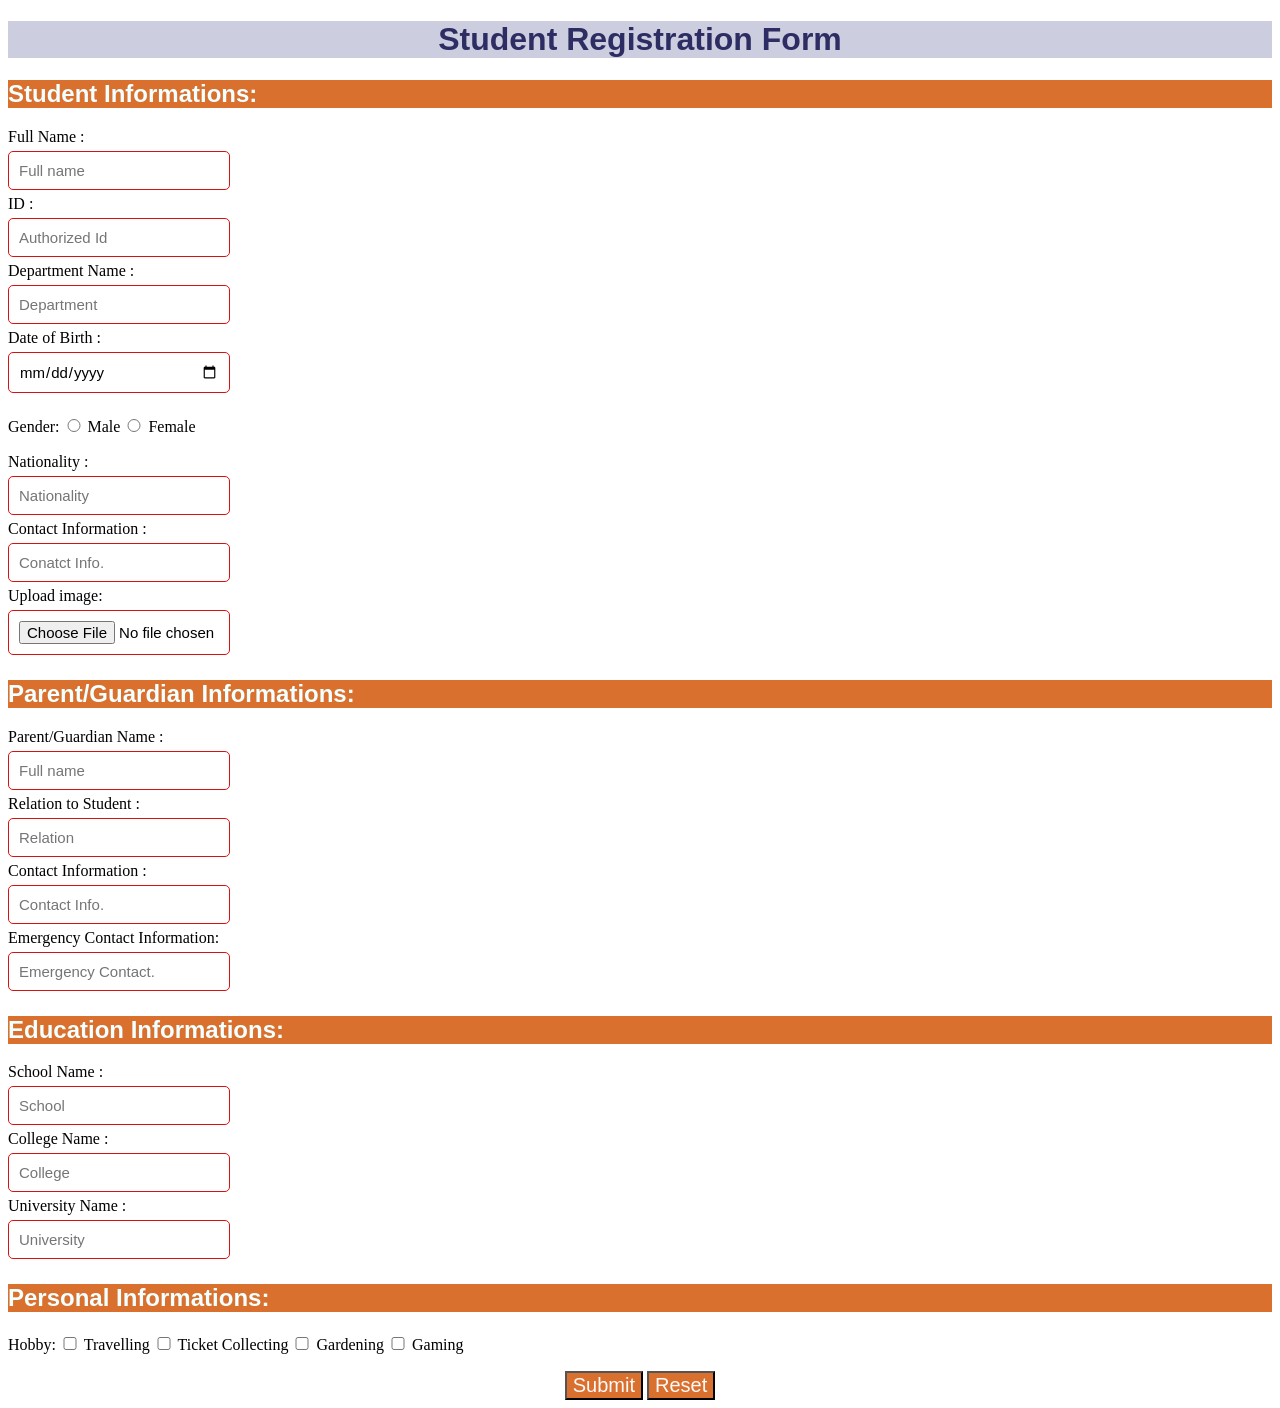
<file: 2nd Lab/index.html>
<!DOCTYPE html>
<html lang="en">
<head>
    <meta charset="UTF-8">
    <meta name="viewport" content="width=device-width, initial-scale=1.0">
    <title>Student Registration Form</title>
    <link rel="stylesheet" href="style.css">
</head>
<body>
    <h1>Student Registration Form</h1>
<form action="/submit" method="post">
    <h2 style="background-color: rgb(218, 112, 46); color: azure; font-family:'Trebuchet MS', 'Lucida Sans Unicode', 'Lucida Grande', 'Lucida Sans', Arial, sans-serif ;">Student Informations:</h2>

        <label for="fullname">Full Name :</label><br>
        <input type="text" id="fullname" name="fullname" placeholder="Full name"><br>

        <label for="id">ID :</label><br>
        <input type="text" id="id" name="id" placeholder="Authorized Id"><br>

        <label for="dept">Department Name :</label><br>
        <input type="text" id="dept" name="dept" placeholder="Department"><br>

        <label for="date">Date of Birth :</label><br>
        <input type="date" id="date" name="date" placeholder="Date of Birth"><br>
       
        <p>Gender:
        <input type="radio" id="male" name="gender" value="male">
        <label for="male">Male</label>

        <input type="radio" id="female" name="gender" value="female">
        <label for="female">Female</label></p>

        <label for="nation">Nationality :</label><br>
        <input type="text" id="nation" name="nation" placeholder="Nationality"><br>

        <label for="contact">Contact Information :</label><br>
        <input type="text" id="contact" name="contact" placeholder="Conatct Info."><br>
       
        <label for="img">Upload image:</label><br>
        <input type="file" id="img" name="img" accept="image/*"><br>
       
        <h2 style="background-color: rgb(218, 112, 46); color: azure; font-family:'Trebuchet MS', 'Lucida Sans Unicode', 'Lucida Grande', 'Lucida Sans', Arial, sans-serif ;">Parent/Guardian Informations:</h2>
        
        <label for="fullname">Parent/Guardian Name :</label><br>
        <input type="text" id="fullname" name="fullname" placeholder="Full name"><br>

        <label for="relation">Relation to Student :</label><br>
        <input type="text" id="relation" name="relation" placeholder="Relation"><br>

        <label for="contact">Contact Information :</label><br>
        <input type="text" id="contact" name="contact" placeholder="Contact Info."><br>

        <label for="econ">Emergency Contact Information:</label><br>
        <input type="text" id="econ" name="date" placeholder="Emergency Contact."><br>

        <h2 style="background-color: rgb(218, 112, 46); color: azure; font-family:'Trebuchet MS', 'Lucida Sans Unicode', 'Lucida Grande', 'Lucida Sans', Arial, sans-serif ;">Education Informations:</h2>

         <label for="schoolname">School Name :</label><br>
        <input type="text" id="schoolname" name="schoolname" placeholder="School"><br>

        <label for="college">College Name :</label><br>
        <input type="text" id="college" name="college" placeholder="College"><br>

        
        <label for="uni">University Name :</label><br>
        <input type="text" id="uni" name="uni" placeholder="University"><br>

        <h2 style="background-color: rgb(218, 112, 46); color: azure; font-family:'Trebuchet MS', 'Lucida Sans Unicode', 'Lucida Grande', 'Lucida Sans', Arial, sans-serif ;">Personal Informations:</h2>
        
        <p>Hobby:
        <input type="checkbox" id="travel" name="Hobby" value="travel">
        <label for="travel">Travelling</label>
        <input type="checkbox" id="ticket" name="Hobby" value="ticket">
        <label for="ticket">Ticket Collecting</label>
        <input type="checkbox" id="garden" name="Hobby" value="garden">
        <label for="garden">Gardening</label>
        <input type="checkbox" id="game" name="Hobby" value="game">
        <label for="game">Gaming</label>
        </p>

 <section>
    <button type="submit">Submit</button>
    <button type="reset">Reset</button>
 </section>
 
 </form>
</body>
</html>
</file>
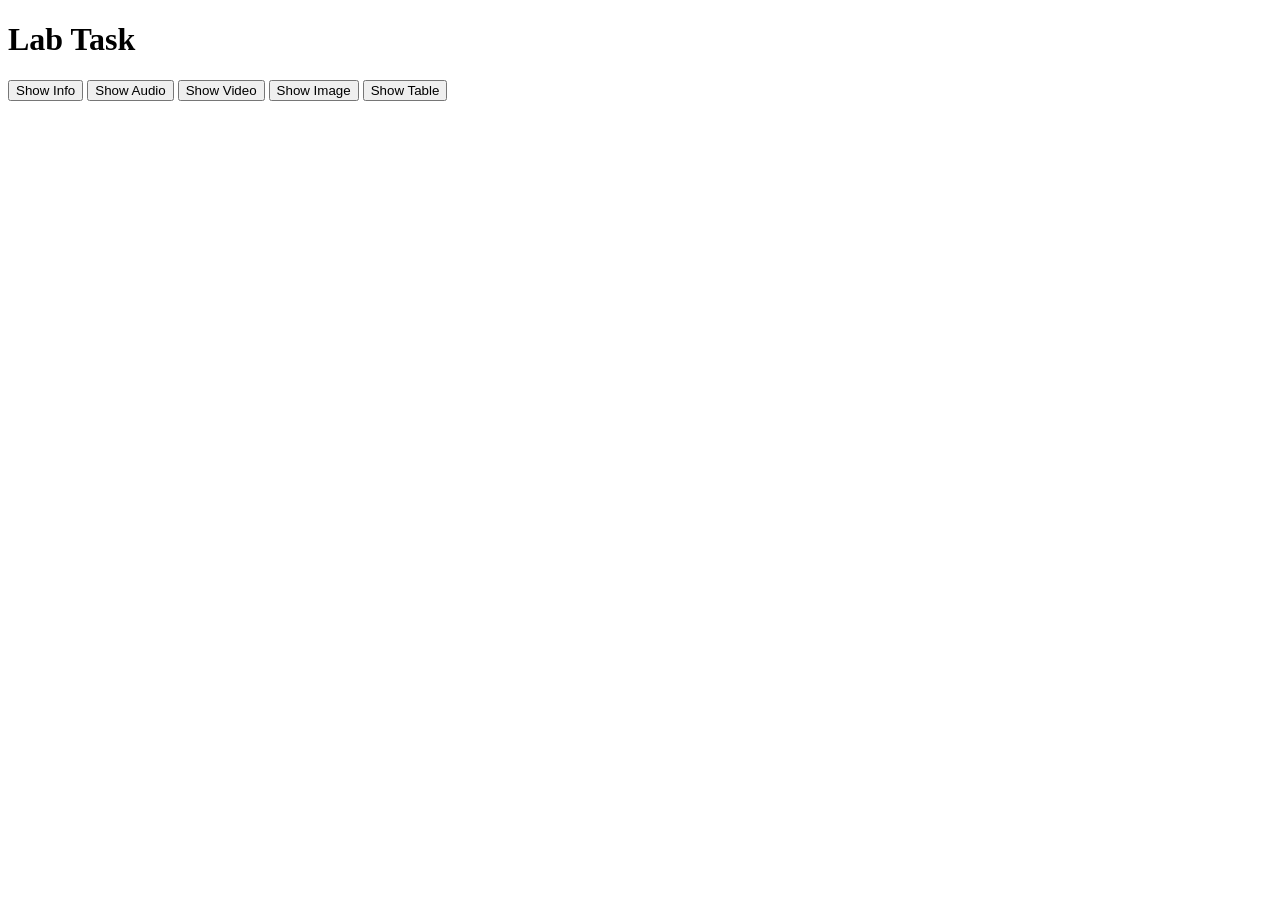
<file: 3rd Lab/index.html>
<!DOCTYPE html>
<html lang="en">
<head>
    <meta charset="UTF-8">
    <meta name="viewport" content="width=device-width, initial-scale=1.0">
    <title>Lab Task</title>
</head>
<body>
    
  <h1>Lab Task</h1>

  <button onclick="showInfo()">Show Info</button>
  <button onclick="showAudio()">Show Audio</button>
  <button onclick="showVideo()">Show Video</button>
  <button onclick="showImage()">Show Image</button>
  <button onclick="showTable()">Show Table</button>

  <div id="info-box"></div>
  <div id="audio-box"></div>
  <div id="video-box"></div>
  <div id="image-box"></div>
  <div id="table-box"></div>

  <!-- External JS file -->
  <script src="start.js"></script>
    
</body>
</html>
</file>
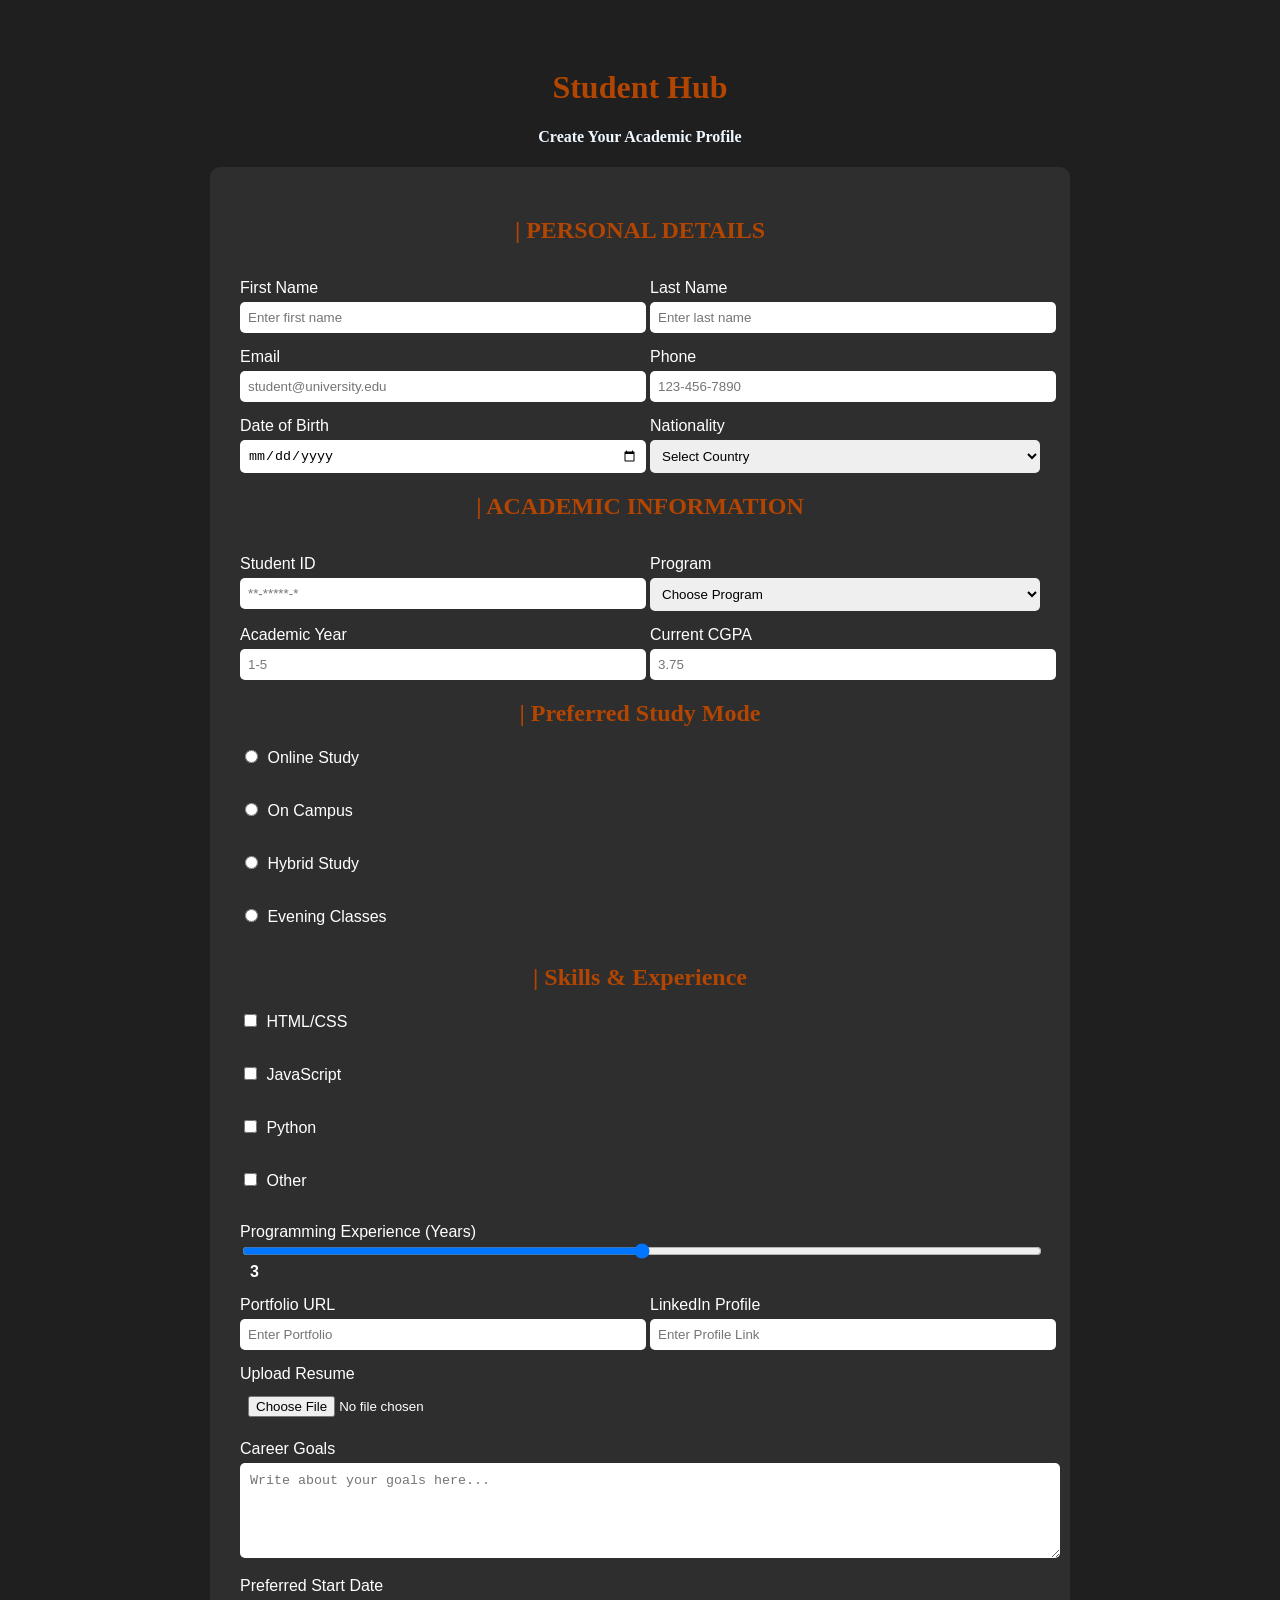
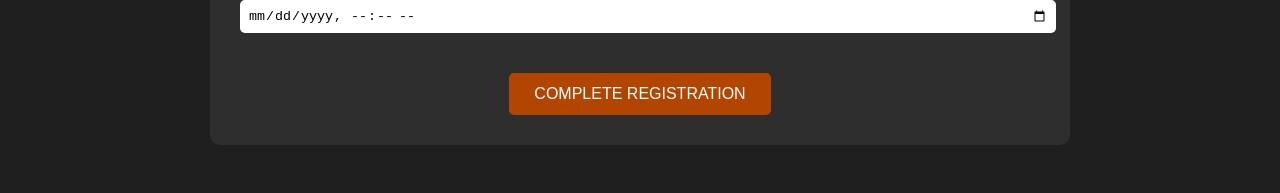
<file: LabAssesment/index.html>
<!DOCTYPE html>
<html lang="en">
<head>
  <meta charset="UTF-8" />
  <meta name="viewport" content="width=device-width, initial-scale=1.0"/>
  <title>Student Hub Registration</title>
  <link rel="stylesheet" href="style.css">
</head>
<body>

  <h1>Student Hub</h1>
  <h4>Create Your Academic Profile</h4>

  <form>
    <h2>| PERSONAL DETAILS</h2>
    <div class="form-group">
      <div class="form-control">
        <label for="firstname">First Name</label>
        <input type="text" id="firstname" name="firstname" placeholder="Enter first name" required>
      </div>
      <div class="form-control">
        <label for="lastname">Last Name</label>
        <input type="text" id="lastname" name="lastname" placeholder="Enter last name" required>
      </div>
    </div>

    <div class="form-group">
      <div class="form-control">
        <label for="mail">Email</label>
        <input type="text" id="mail" name="mail" placeholder="student@university.edu" required>
      </div>
      <div class="form-control">
        <label for="phone">Phone</label>
        <input type="number" id="phone" name="phone" placeholder="123-456-7890" required>
      </div>
    </div>

    <div class="form-group">
      <div class="form-control">
        <label for="date">Date of Birth</label>
        <input type="date" id="date" name="date" required>
      </div>
      <div class="form-control">
        <label for="nationality">Nationality</label>
        <select name="nationality" id="nationality" required>
          <option value="">Select Country</option>
          <option value="Bangladesh">Bangladesh</option>
          <option value="Pakistan">Pakistan</option>
          <option value="USA">USA</option>
          <option value="Australia">Australia</option>
        </select>
      </div>
    </div>

    <h2>| ACADEMIC INFORMATION</h2>

    <div class="form-group">
      <div class="form-control">
        <label for="stuid">Student ID</label>
        <input type="text" id="stuid" name="stuid" placeholder="**-*****-*" required>
      </div>
      <div class="form-control">
        <label for="Program">Program</label>
        <select name="Program" id="Program" required>
          <option value="">Choose Program</option>
          <option value="CSE">CSE</option>
          <option value="EEE">EEE</option>
          <option value="IPE">IPE</option>
          <option value="BBA">BBA</option>
        </select>
      </div>
    </div>

    <div class="form-group">
      <div class="form-control">
        <label for="year">Academic Year</label>
        <input type="text" id="year" name="year" placeholder="1-5" required>
      </div>
      <div class="form-control">
        <label for="cgpa">Current CGPA</label>
        <input type="text" id="cgpa" name="cgpa" placeholder="3.75" required>
      </div>
    </div>

    <h2>| Preferred Study Mode</h2>
    <label><input type="radio" name="study" value="Online" required> Online Study</label><br>
    <label><input type="radio" name="study" value="OnCampus"> On Campus</label><br>
    <label><input type="radio" name="study" value="Hybrid"> Hybrid Study</label><br>
    <label><input type="radio" name="study" value="Evening"> Evening Classes</label><br>

    <h2>| Skills & Experience</h2>
    <label><input type="checkbox" name="skills" value="HTML/CSS"> HTML/CSS</label><br>
    <label><input type="checkbox" name="skills" value="JavaScript"> JavaScript</label><br>
    <label><input type="checkbox" name="skills" value="Python"> Python</label><br>
    <label><input type="checkbox" name="skills" value="Other"> Other</label><br>

    <label for="experience">Programming Experience (Years)</label>
    <input type="range" id="experience" name="experience" min="0" max="6" value="3" oninput="experienceValue.value = this.value">
    <output id="experienceValue">3</output>

    <div class="form-group">
      <div class="form-control">
        <label for="url">Portfolio URL</label>
        <input type="text" id="url" name="url" placeholder="Enter Portfolio">
      </div>
      <div class="form-control">
        <label for="profile">LinkedIn Profile</label>
        <input type="text" id="profile" name="profile" placeholder="Enter Profile Link">
      </div>
    </div>

    <label for="resume">Upload Resume</label>
    <input type="file" id="resume" name="resume">

    <label for="goals">Career Goals</label>
<textarea id="goals" name="goals" placeholder="Write about your goals here..." rows="5"></textarea>

<label for="start">Preferred Start Date</label>
<input type="datetime-local" id="start" name="start">

<div class="btn-container">
  <button type="submit">COMPLETE REGISTRATION</button>
</div>
  </form>

</body>
</html>
</file>
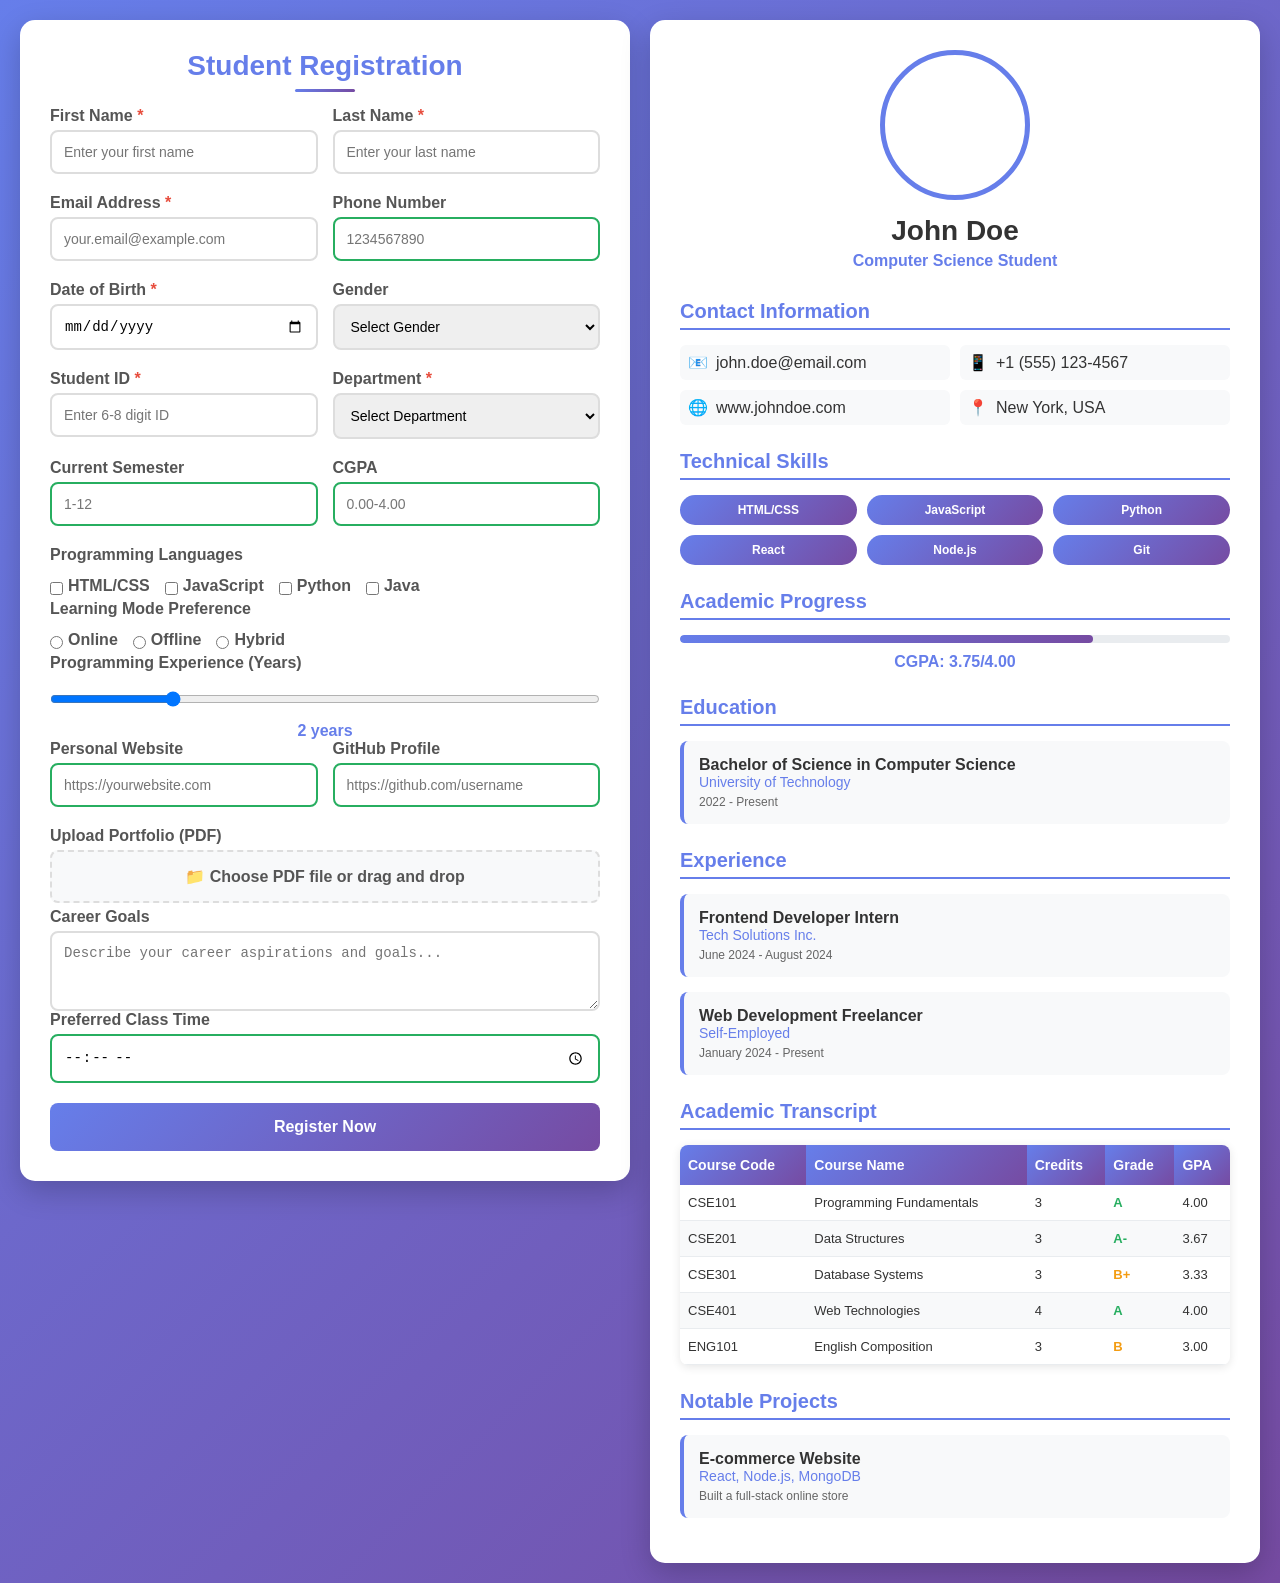
<file: Practice Home/index.html>
<!DOCTYPE html>
<html lang="en">
<head>
    <meta charset="UTF-8">
    <meta name="viewport" content="width=device-width, initial-scale=1.0">
    <title>Document</title>
    <link rel="stylesheet" href="style2.css">
</head>
<body>
     <div class="container">
        <!-- Registration Form Section -->
        <div class="registration-section">
            <h2>Student Registration</h2>
            <form id="registrationForm">
                <!-- Personal Information -->
                <div class="form-row">
                    <div class="form-group">
                        <label for="firstName" class="required">First Name</label>
                        <input type="text" id="firstName" name="firstName" required 
                               pattern="[A-Za-z]{2,}" placeholder="Enter your first name">
                    </div>
                    <div class="form-group">
                        <label for="lastName" class="required">Last Name</label>
                        <input type="text" id="lastName" name="lastName" required 
                               pattern="[A-Za-z]{2,}" placeholder="Enter your last name">
                    </div>
                </div>

                <div class="form-row">
                    <div class="form-group">
                        <label for="email" class="required">Email Address</label>
                        <input type="email" id="email" name="email" required 
                               placeholder="your.email@example.com">
                    </div>
                    <div class="form-group">
                        <label for="phone">Phone Number</label>
                        <input type="tel" id="phone" name="phone" 
                               pattern="[0-9]{10}" placeholder="1234567890">
                    </div>
                </div>

                <div class="form-row">
                    <div class="form-group">
                        <label for="birthdate" class="required">Date of Birth</label>
                        <input type="date" id="birthdate" name="birthdate" required>
                    </div>
                    <div class="form-group">
                        <label for="gender">Gender</label>
                        <select id="gender" name="gender">
                            <option value="">Select Gender</option>
                            <option value="male">Male</option>
                            <option value="female">Female</option>
                            <option value="other">Other</option>
                        </select>
                    </div>
                </div>

                <!-- Academic Information -->
                <div class="form-row">
                    <div class="form-group">
                        <label for="studentId" class="required">Student ID</label>
                        <input type="text" id="studentId" name="studentId" required 
                               pattern="[0-9]{6,8}" placeholder="Enter 6-8 digit ID">
                    </div>
                    <div class="form-group">
                        <label for="department" class="required">Department</label>
                        <select id="department" name="department" required>
                            <option value="">Select Department</option>
                            <option value="cse">Computer Science</option>
                            <option value="eee">Electrical Engineering</option>
                            <option value="bba">Business Administration</option>
                            <option value="eng">English</option>
                        </select>
                    </div>
                </div>

                <div class="form-row">
                    <div class="form-group">
                        <label for="semester">Current Semester</label>
                        <input type="number" id="semester" name="semester" min="1" max="12" placeholder="1-12">
                    </div>
                    <div class="form-group">
                        <label for="cgpa">CGPA</label>
                        <input type="number" id="cgpa" name="cgpa" min="0" max="4" step="0.01" placeholder="0.00-4.00">
                    </div>
                </div>

                <!-- Skills and Experience -->
                <div class="form-group full-width">
                    <label>Programming Languages</label>
                    <div class="checkbox-group">
                        <div class="checkbox-item">
                            <input type="checkbox" id="html" name="skills" value="html">
                            <label for="html">HTML/CSS</label>
                        </div>
                        <div class="checkbox-item">
                            <input type="checkbox" id="javascript" name="skills" value="javascript">
                            <label for="javascript">JavaScript</label>
                        </div>
                        <div class="checkbox-item">
                            <input type="checkbox" id="python" name="skills" value="python">
                            <label for="python">Python</label>
                        </div>
                        <div class="checkbox-item">
                            <input type="checkbox" id="java" name="skills" value="java">
                            <label for="java">Java</label>
                        </div>
                    </div>
                </div>

                <div class="form-group full-width">
                    <label>Learning Mode Preference</label>
                    <div class="radio-group">
                        <div class="radio-item">
                            <input type="radio" id="online" name="mode" value="online">
                            <label for="online">Online</label>
                        </div>
                        <div class="radio-item">
                            <input type="radio" id="offline" name="mode" value="offline">
                            <label for="offline">Offline</label>
                        </div>
                        <div class="radio-item">
                            <input type="radio" id="hybrid" name="mode" value="hybrid">
                            <label for="hybrid">Hybrid</label>
                        </div>
                    </div>
                </div>

                <div class="form-group full-width">
                    <label for="experience">Programming Experience (Years)</label>
                    <div class="range-container">
                        <input type="range" id="experience" name="experience" min="0" max="10" value="2" 
                               oninput="document.getElementById('expValue').textContent = this.value">
                        <div class="range-value">
                            <span id="expValue">2</span> years
                        </div>
                    </div>
                </div>

                <!-- Additional Information -->
                <div class="form-row">
                    <div class="form-group">
                        <label for="website">Personal Website</label>
                        <input type="url" id="website" name="website" placeholder="https://yourwebsite.com">
                    </div>
                    <div class="form-group">
                        <label for="github">GitHub Profile</label>
                        <input type="url" id="github" name="github" placeholder="https://github.com/username">
                    </div>
                </div>

                <div class="form-group full-width">
                    <label for="portfolio">Upload Portfolio (PDF)</label>
                    <div class="file-upload">
                        <input type="file" id="portfolio" name="portfolio" accept=".pdf">
                        <label for="portfolio" class="file-upload-label">
                            📁 Choose PDF file or drag and drop
                        </label>
                    </div>
                </div>

                <div class="form-group full-width">
                    <label for="goals">Career Goals</label>
                    <textarea id="goals" name="goals" placeholder="Describe your career aspirations and goals..." maxlength="300"></textarea>
                </div>

                <div class="form-group full-width">
                    <label for="startTime">Preferred Class Time</label>
                    <input type="time" id="startTime" name="startTime">
                </div>

                <button type="submit" class="submit-btn">Register Now</button>
            </form>
        </div>

        <!-- Resume Section -->
        <div class="resume-section">
            <!-- Profile Header -->
            <div class="profile-header">
                <div class="profile-image" id="profileImage"></div>
                <h2 class="profile-name" id="profileName">John Doe</h2>
                <p class="profile-title">Computer Science Student</p>
            </div>

            <!-- Contact Information -->
            <h3>Contact Information</h3>
            <div class="contact-info">
                <div class="contact-item">
                    <span>📧</span>
                    <span id="displayEmail">john.doe@email.com</span>
                </div>
                <div class="contact-item">
                    <span>📱</span>
                    <span id="displayPhone">+1 (555) 123-4567</span>
                </div>
                <div class="contact-item">
                    <span>🌐</span>
                    <span>www.johndoe.com</span>
                </div>
                <div class="contact-item">
                    <span>📍</span>
                    <span>New York, USA</span>
                </div>
            </div>

            <!-- Skills -->
            <h3>Technical Skills</h3>
            <div class="skills-grid">
                <div class="skill-item">HTML/CSS</div>
                <div class="skill-item">JavaScript</div>
                <div class="skill-item">Python</div>
                <div class="skill-item">React</div>
                <div class="skill-item">Node.js</div>
                <div class="skill-item">Git</div>
            </div>

            <!-- Academic Progress -->
            <h3>Academic Progress</h3>
            <div class="progress-bar">
                <div class="progress-fill"></div>
            </div>
            <p style="text-align: center; margin-top: 5px; color: #667eea; font-weight: bold;">CGPA: 3.75/4.00</p>

            <!-- Education -->
            <h3>Education</h3>
            <div class="education-item">
                <div class="education-title">Bachelor of Science in Computer Science</div>
                <div class="education-school">University of Technology</div>
                <div class="education-date">2022 - Present</div>
            </div>

            <!-- Experience -->
            <h3>Experience</h3>
            <div class="experience-item">
                <div class="experience-title">Frontend Developer Intern</div>
                <div class="experience-company">Tech Solutions Inc.</div>
                <div class="experience-date">June 2024 - August 2024</div>
            </div>
            <div class="experience-item">
                <div class="experience-title">Web Development Freelancer</div>
                <div class="experience-company">Self-Employed</div>
                <div class="experience-date">January 2024 - Present</div>
            </div>

            <!-- Academic Transcript -->
            <h3>Academic Transcript</h3>
            <table class="grades-table">
                <thead>
                    <tr>
                        <th>Course Code</th>
                        <th>Course Name</th>
                        <th>Credits</th>
                        <th>Grade</th>
                        <th>GPA</th>
                    </tr>
                </thead>
                <tbody>
                    <tr>
                        <td>CSE101</td>
                        <td>Programming Fundamentals</td>
                        <td>3</td>
                        <td class="grade-a">A</td>
                        <td>4.00</td>
                    </tr>
                    <tr>
                        <td>CSE201</td>
                        <td>Data Structures</td>
                        <td>3</td>
                        <td class="grade-a">A-</td>
                        <td>3.67</td>
                    </tr>
                    <tr>
                        <td>CSE301</td>
                        <td>Database Systems</td>
                        <td>3</td>
                        <td class="grade-b">B+</td>
                        <td>3.33</td>
                    </tr>
                    <tr>
                        <td>CSE401</td>
                        <td>Web Technologies</td>
                        <td>4</td>
                        <td class="grade-a">A</td>
                        <td>4.00</td>
                    </tr>
                    <tr>
                        <td>ENG101</td>
                        <td>English Composition</td>
                        <td>3</td>
                        <td class="grade-b">B</td>
                        <td>3.00</td>
                    </tr>
                </tbody>
            </table>

            <!-- Projects -->
            <h3>Notable Projects</h3>
            <div class="experience-item">
                <div class="experience-title">E-commerce Website</div>
                <div class="experience-company">React, Node.js, MongoDB</div>
                <div class="experience-date">Built a full-stack online store</div>
            </div>
        </div>
    </div>

    <script>
        // Form interaction and resume update
        document.getElementById('registrationForm').addEventListener('input', function(e) {
            const field = e.target;
            
            // Update resume based on form input
            if (field.id === 'firstName' || field.id === 'lastName') {
                const firstName = document.getElementById('firstName').value || 'John';
                const lastName = document.getElementById('lastName').value || 'Doe';
                document.getElementById('profileName').textContent = `${firstName} ${lastName}`;
            }
            
            if (field.id === 'email') {
                document.getElementById('displayEmail').textContent = field.value || 'john.doe@email.com';
            }
            
            if (field.id === 'phone') {
                document.getElementById('displayPhone').textContent = field.value || '+1 (555) 123-4567';
            }
        });

        // File upload feedback
        document.getElementById('portfolio').addEventListener('change', function(e) {
            const label = e.target.nextElementSibling;
            if (e.target.files.length > 0) {
                label.textContent = `📄 ${e.target.files[0].name}`;
                label.style.background = '#d4edda';
                label.style.borderColor = '#27ae60';
            }
        });

        // Form submission
        document.getElementById('registrationForm').addEventListener('submit', function(e) {
            e.preventDefault();
            alert('Registration completed successfully!');
        });
</script>
</body>
</html>
</file>
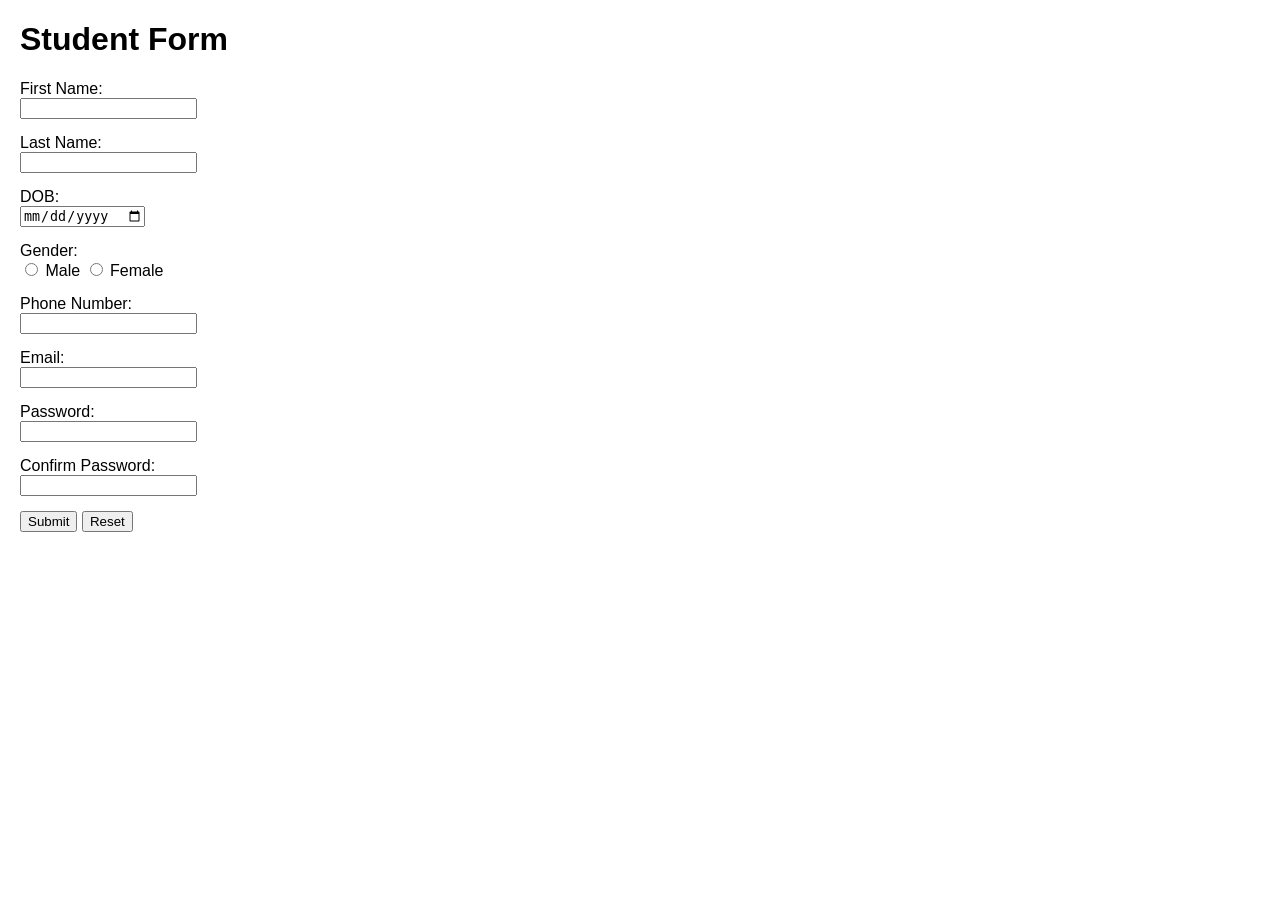
<file: codewriting.html>
<!DOCTYPE html>
<html lang="en">
<head>
  <meta charset="UTF-8">
  <title>Student Form</title>
  <style>
    body {
      font-family: Arial, sans-serif;
      margin: 20px;
    }
    .error {
      color: red;
      font-size: 0.9em;
    }
    .form-group {
      margin-bottom: 15px;
    }
  </style>
<script>
  function validateForm(event) {
    event.preventDefault();

    // Clear previous errors
    document.querySelectorAll(".error").forEach(e => e.innerText = "");

    // Collect values
    let firstName = document.getElementById("fname").value.trim();
    let lastName = document.getElementById("lname").value.trim();
    let dob = document.getElementById("dob").value.trim();
    let email = document.getElementById("email").value.trim();
    let password1 = document.getElementById("password").value.trim();
    let password2 = document.getElementById("confirmPassword").value.trim();
    let phoneNumber = document.getElementById("phone").value.trim();

    let gender = "";
    if (document.getElementById("male").checked) {
      gender = "Male";
    } else if (document.getElementById("female").checked) {
      gender = "Female";
    }

    // Validation using if–else
    if (firstName === "") {
      document.getElementById("fnameError").innerText = "Please enter your first name";
      return false;
    } else if (firstName.length < 2) {
      document.getElementById("fnameError").innerText = "First name must be at least 2 characters";
      return false;
    } else if (lastName === "") {
      document.getElementById("lnameError").innerText = "Please enter your last name";
      return false;
    } else if (lastName.length < 2) {
      document.getElementById("lnameError").innerText = "Last name must be at least 2 characters";
      return false;
    } else if (dob === "") {
      document.getElementById("dobError").innerText = "Please enter your date of birth";
      return false;
    } else if (gender === "") {
      document.getElementById("genderError").innerText = "Please select your gender";
      return false;
    } else if (phoneNumber.length !== 11 || isNaN(phoneNumber)) {
      document.getElementById("phoneError").innerText = "Please enter a valid 11-digit phone number";
      return false;
    } else if (email === "") {
      document.getElementById("emailError").innerText = "Please enter your email";
      return false;
    } else if (password1 === "" || password2 === "") {
      document.getElementById("passwordError").innerText = "Please enter password and confirm password";
      return false;
    } else if (password1 !== password2) {
      document.getElementById("confirmPasswordError").innerText = "Passwords do not match";
      return false;
    } else {
      // Final confirmation before submission
      if (confirm("Do you want to submit?")) {
        document.getElementById("data").innerHTML = `
          <h2>Submitted Data</h2>
          <p><strong>First Name:</strong> ${firstName}</p>
          <p><strong>Last Name:</strong> ${lastName}</p>
          <p><strong>DOB:</strong> ${dob}</p>
          <p><strong>Gender:</strong> ${gender}</p>
          <p><strong>Phone:</strong> ${phoneNumber}</p>
          <p><strong>Email:</strong> ${email}</p>
        `;
        return true;
      } else {
        return false; // user cancelled submission
      }
    }
  }
</script>

</head>
<body>
  <h1>Student Form</h1>

  <form onsubmit="return validateForm(event)">
    <div class="form-group">
      <label for="fname">First Name:</label><br>
      <input type="text" id="fname" name="fname">
      <div id="fnameError" class="error"></div>
    </div>

    <div class="form-group">
      <label for="lname">Last Name:</label><br>
      <input type="text" id="lname" name="lname">
      <div id="lnameError" class="error"></div>
    </div>

    <div class="form-group">
      <label for="dob">DOB:</label><br>
      <input type="date" id="dob" name="dob">
      <div id="dobError" class="error"></div>
    </div>

    <div class="form-group">
      <label>Gender:</label><br>
      <input type="radio" id="male" name="gender">
      <label for="male">Male</label>
      <input type="radio" id="female" name="gender">
      <label for="female">Female</label>
      <div id="genderError" class="error"></div>
    </div>

    <div class="form-group">
      <label for="phone">Phone Number:</label><br>
      <input type="text" id="phone" name="phone">
      <div id="phoneError" class="error"></div>
    </div>

    <div class="form-group">
      <label for="email">Email:</label><br>
      <input type="email" id="email" name="email">
      <div id="emailError" class="error"></div>
    </div>

    <div class="form-group">
      <label for="password">Password:</label><br>
      <input type="password" id="password" name="password">
      <div id="passwordError" class="error"></div>
    </div>

    <div class="form-group">
      <label for="confirmPassword">Confirm Password:</label><br>
      <input type="password" id="confirmPassword" name="confirmPassword">
      <div id="confirmPasswordError" class="error"></div>
    </div>

    <input type="submit" value="Submit">
    <input type="reset" value="Reset">
  </form>

  <div id="data"></div>
</body>
</html>
</file>
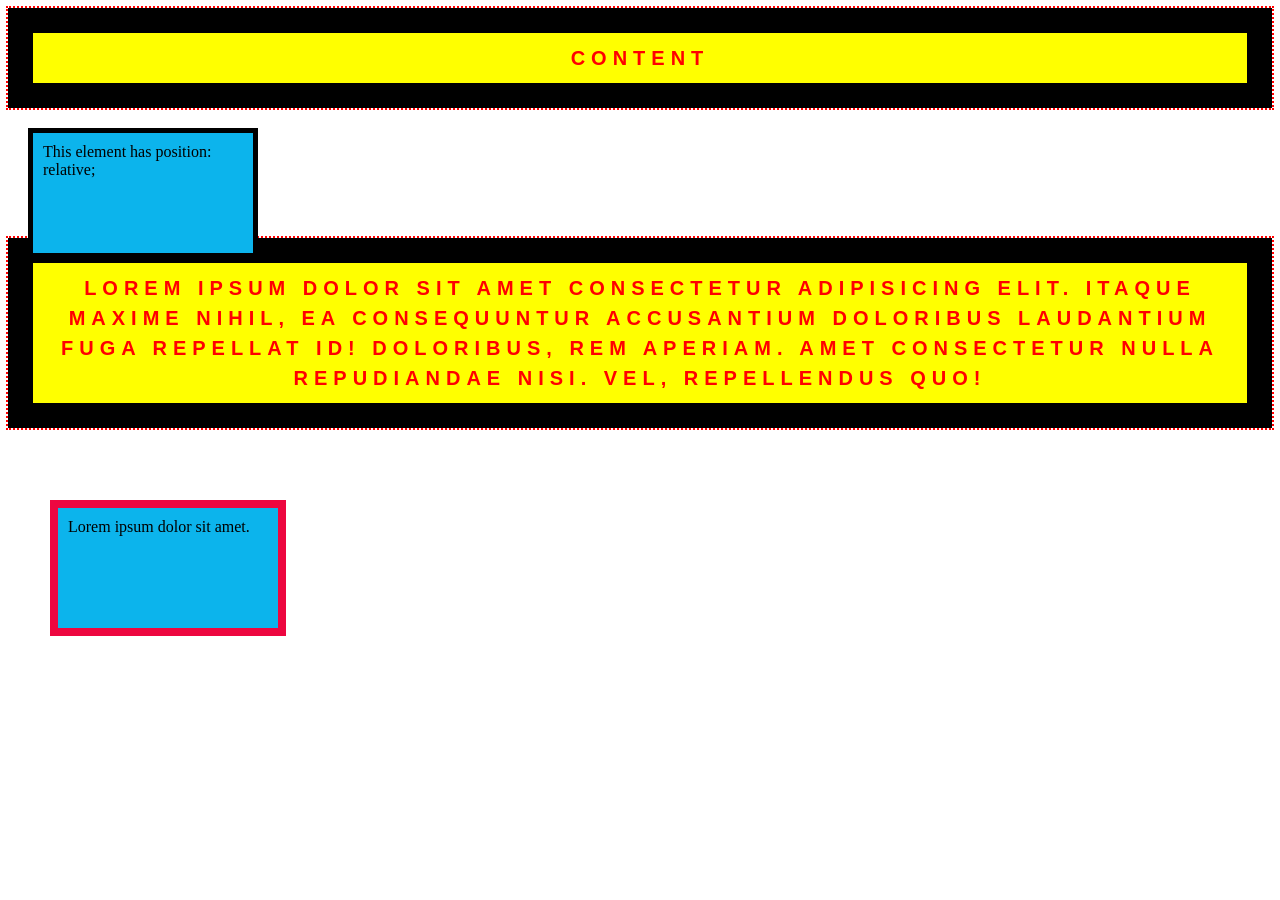
<file: 2nd Lab/s.html>
<!DOCTYPE html>
<html lang="en">
<head>
    <meta charset="UTF-8">
    <meta name="viewport" content="width=device-width, initial-scale=1.0">
    <title>Document</title>
    <link rel="stylesheet" href="s.css">
</head>
<body>
    <p>content</p>
     <div> This element has position: relative;</div>
      <div class="dive"> Lorem ipsum dolor sit amet. </div>
    <p>Lorem ipsum dolor sit amet consectetur adipisicing elit. Itaque maxime nihil, ea consequuntur accusantium doloribus laudantium fuga repellat id! Doloribus, rem aperiam. Amet consectetur nulla repudiandae nisi. Vel, repellendus quo!</p>
</body>
</html>
</file>
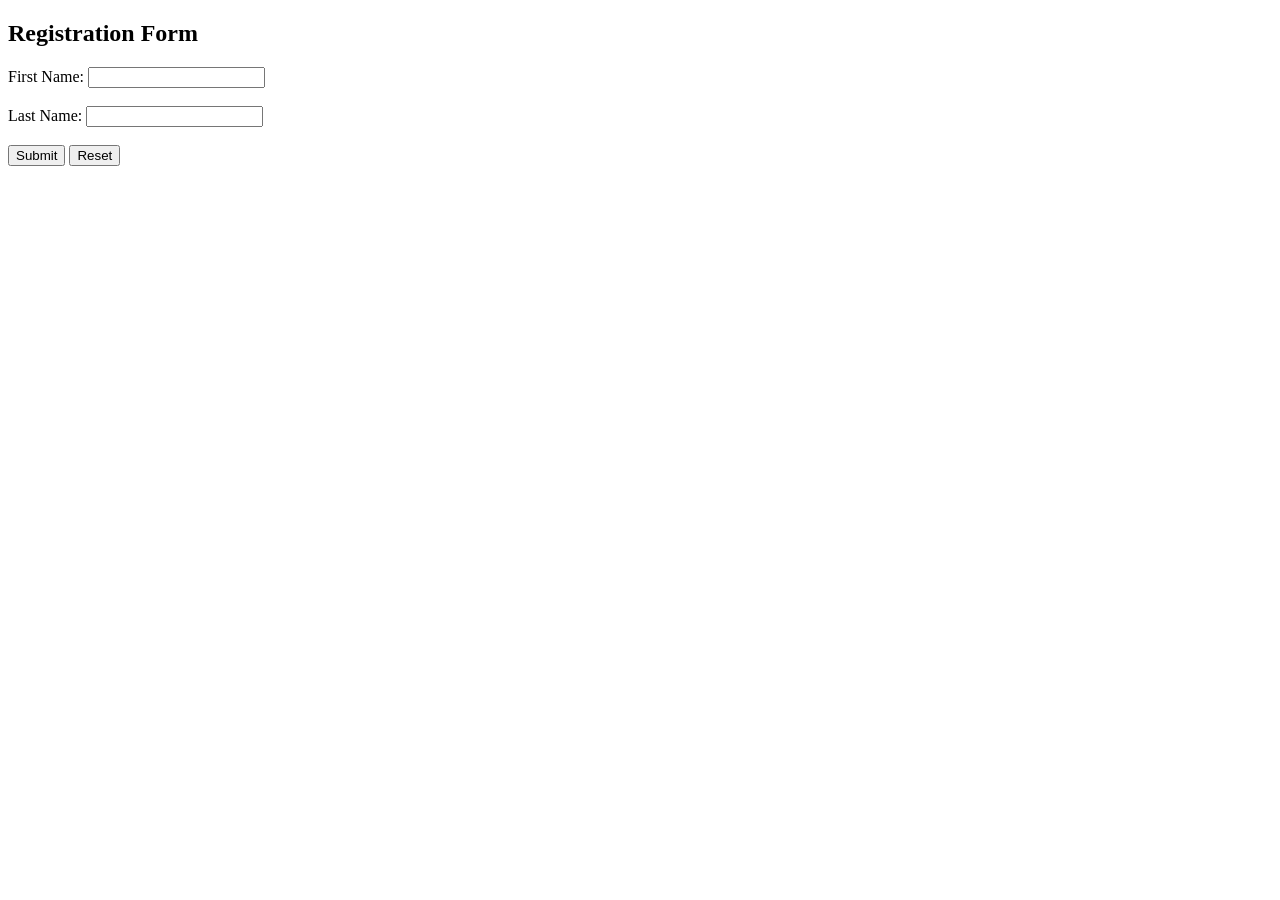
<file: Exam Practice/index1.html>
<!DOCTYPE html>
<html lang="en">
<head>
    <meta charset="UTF-8">
    <meta name="viewport" content="width=device-width, initial-scale=1.0">
    <title>Practice-1</title>
     <script>
        // JavaScript function to validate form
        function validateForm() {
            // Get values of input fields using getElementById
            let firstName = document.getElementById("firstName").value.trim();
            let lastName = document.getElementById("lastName").value.trim();

            // Check if fields are empty
            if (firstName === "" || lastName === "") {
                alert("Both First Name and Last Name must be filled out.");
                return false; // Prevent form submission
            }

            // Check minimum length
            if (firstName.length < 2 || lastName.length < 2) {
                alert("Each field must have at least 2 characters.");
                return false; // Prevent form submission
            }

            // If everything is fine
            return true; // Allow form submission
        }
    </script>
</head>
<body>
    <h2>Registration Form</h2>
    <form onsubmit="return validateForm()">
        <label for="firstName">First Name:</label>
        <input type="text" id="firstName" name="firstName"><br><br>

        <label for="lastName">Last Name:</label>
        <input type="text" id="lastName" name="lastName"><br><br>

        <input type="submit" value="Submit">
        <input type="reset" value="Reset">
    </form>
</body>
</html>
</file>
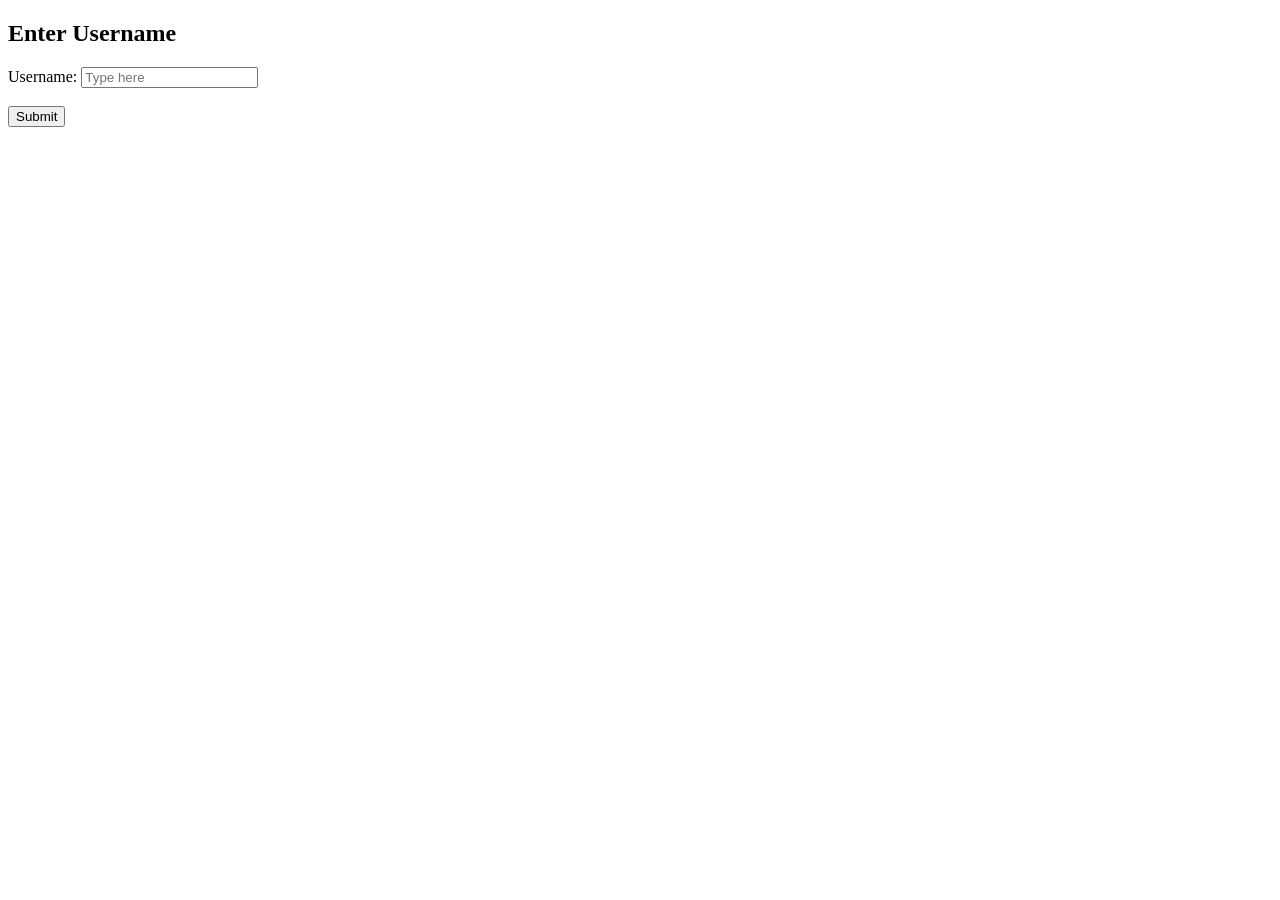
<file: Exam Practice/index2.html>
<!DOCTYPE html>
<html lang="en">
<head>
    <meta charset="UTF-8">
    <meta name="viewport" content="width=device-width, initial-scale=1.0">
    <title>Practice-2</title>
    <script>
        // Run script after page load
        window.onload = function() {
            var usernameInput = document.getElementById("username");

            // Add event listener for input
            usernameInput.addEventListener("input", function() {
                usernameInput.value = usernameInput.value.toUpperCase();
            });
        };
    </script>
</head>
<body>
    <h2>Enter Username</h2>
    <form>
        <label for="username">Username:</label>
        <input type="text" id="username" name="username" placeholder="Type here"><br><br>
        <input type="submit" value="Submit">
    </form>
</body>
</html>
</file>
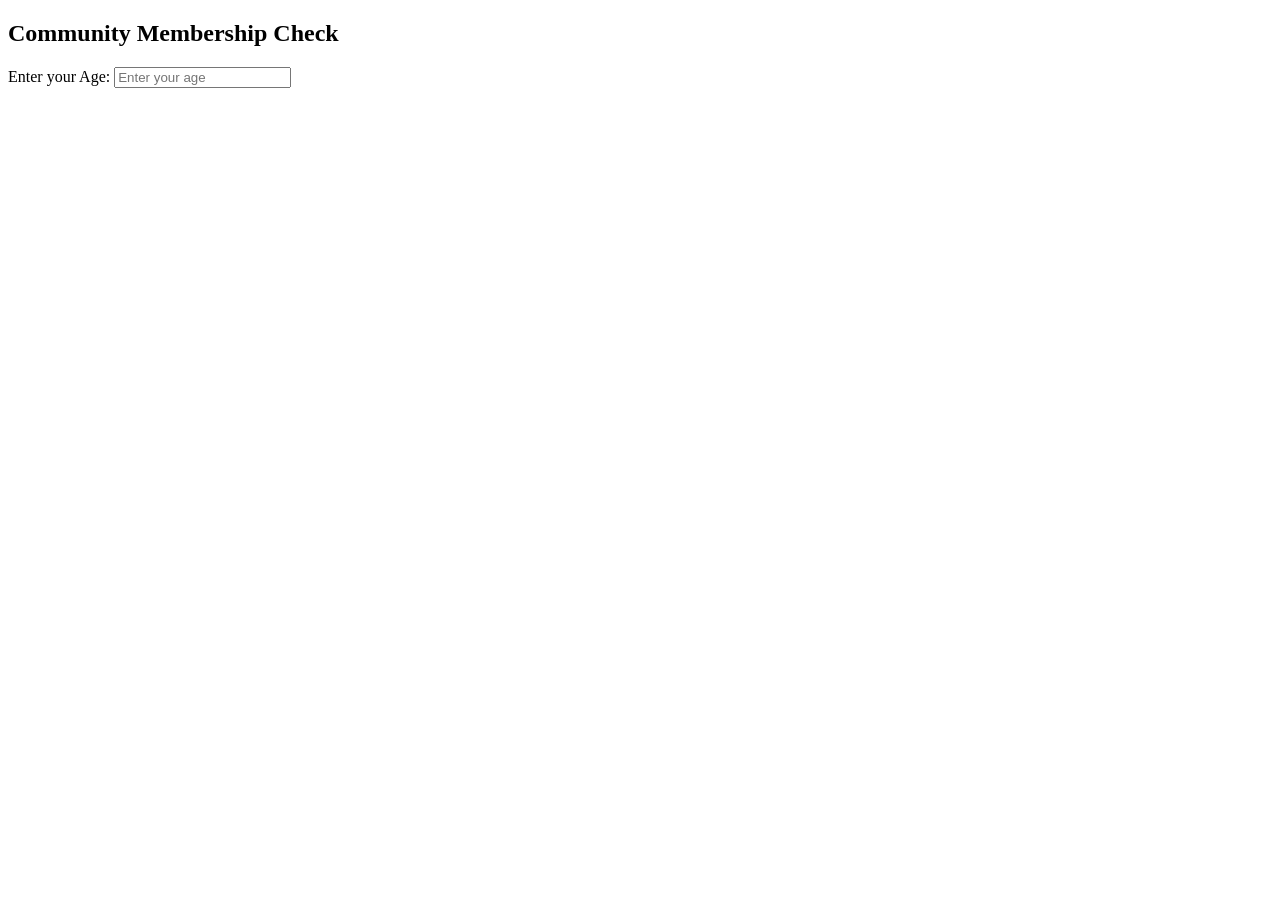
<file: Exam Practice/index3.html>
<!DOCTYPE html>
<html lang="en">
<head>
    <meta charset="UTF-8">
    <meta name="viewport" content="width=device-width, initial-scale=1.0">
    <title>Practice-3</title>
    <style>
        /* Style for the message */
        #message {
            margin-top: 10px;
            font-weight: bold;
        }
        .red {
            color: red;
        }
    </style>
    <script>
        window.addEventListener("DOMContentLoaded", function() {
            const ageInput = document.getElementById("age");
            const messageDiv = document.getElementById("message");

            ageInput.addEventListener("input", function() {
                const age = parseInt(this.value);

                if (isNaN(age)) {
                    messageDiv.textContent = "Enter age(must be numbers!)"; // Clear message if not a number
                    messageDiv.classList.remove("red");
                    return;
                }

                if (age < 40) {
                    messageDiv.textContent = "To be a part of the community, you need to at least 40.";
                    messageDiv.classList.remove("red");
                } else if (age >= 40 && age <= 50) {
                    messageDiv.textContent = "You are the youngsters of this community.";
                    messageDiv.classList.remove("red");
                } else if (age > 50) {
                    messageDiv.textContent = "Top level members of the group.";
                    messageDiv.classList.add("red");
                }
            });
        });
    </script>
</head>
<body>
     <h2>Community Membership Check</h2>
    <form>
        <label for="age">Enter your Age:</label>
        <input type="text" id="age" name="age" placeholder="Enter your age">
        <div id="message"></div>
    </form>
</body>
</html>
</file>
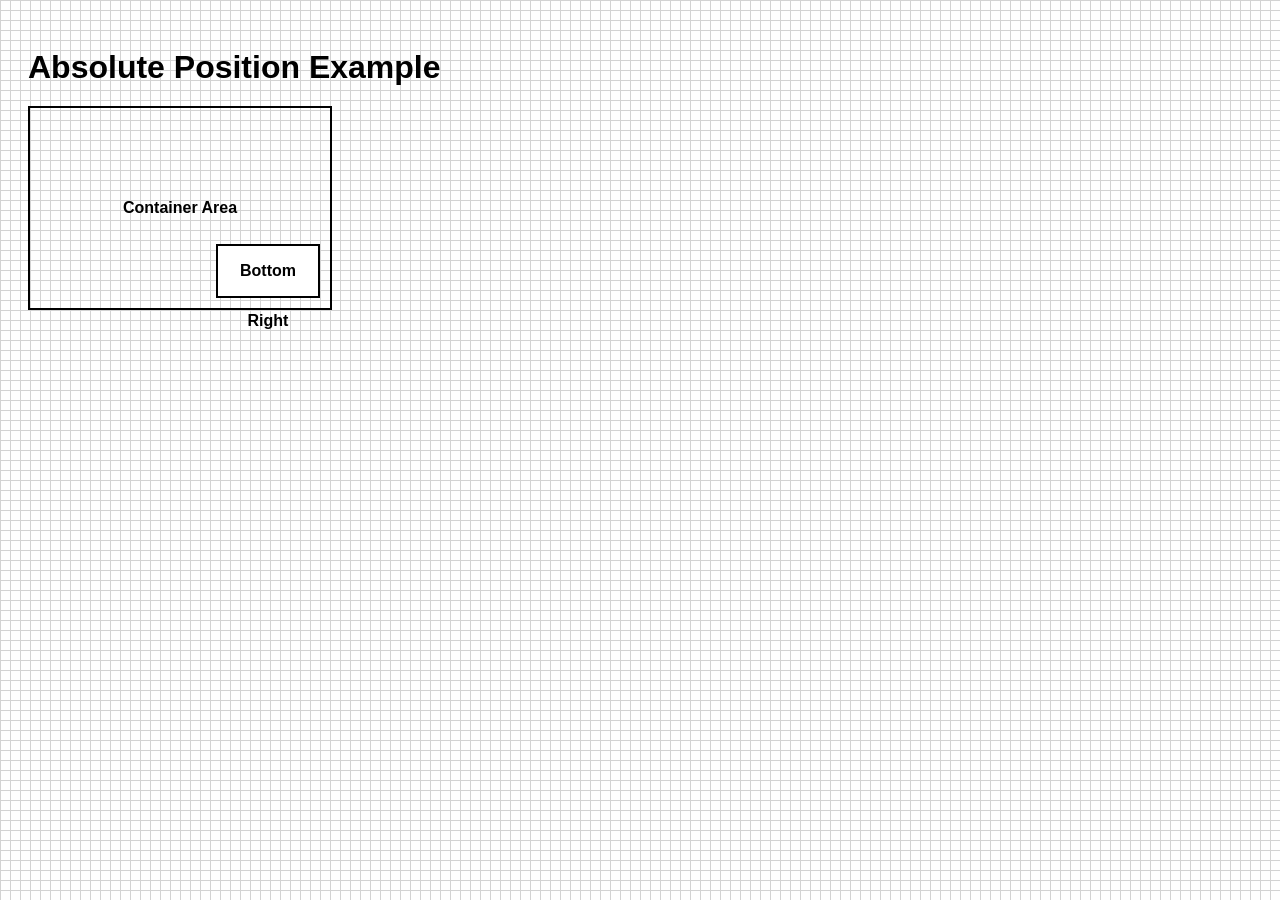
<file: Exam Practice/index4.html>
<!DOCTYPE html>
<html lang="en">
<head>
<meta charset="UTF-8">
<meta name="viewport" content="width=device-width, initial-scale=1.0">
<title>Absolute Position Example</title>
<style>
    body {
        font-family: Arial, sans-serif;
        background-image: 
            linear-gradient(to right, lightgray 1px, transparent 1px),
            linear-gradient(to bottom, lightgray 1px, transparent 1px);
        background-size: 10px 10px; /* Grid lines every 10px */
        padding: 20px;
    }

    h1 {
        margin-bottom: 20px;
    }

    /* Container box */
    .container {
        width: 300px;
        height: 200px;
        border: 2px solid black;
        position: relative; /* Reference point for absolute positioning */
        margin-bottom: 20px;
    }

    /* Inner "Bottom Right" box */
    .bottom-right {
        width: 100px;
        height: 50px;
        border: 2px solid black;
        position: absolute;
        bottom: 10px; /* 10px from bottom */
        right: 10px;  /* 10px from right */
        text-align: center;
        line-height: 50px; /* Vertically center text */
        font-weight: bold;
        background-color: white;
    }

    /* Optional label for container center */
    .container-label {
        position: absolute;
        top: 50%;
        left: 50%;
        transform: translate(-50%, -50%);
        font-weight: bold;
    }
</style>
</head>
<body>

<h1>Absolute Position Example</h1>

<div class="container">
    <div class="container-label">Container Area</div>
    <div class="bottom-right">Bottom Right</div>
</div>

</body>
</html>
</file>
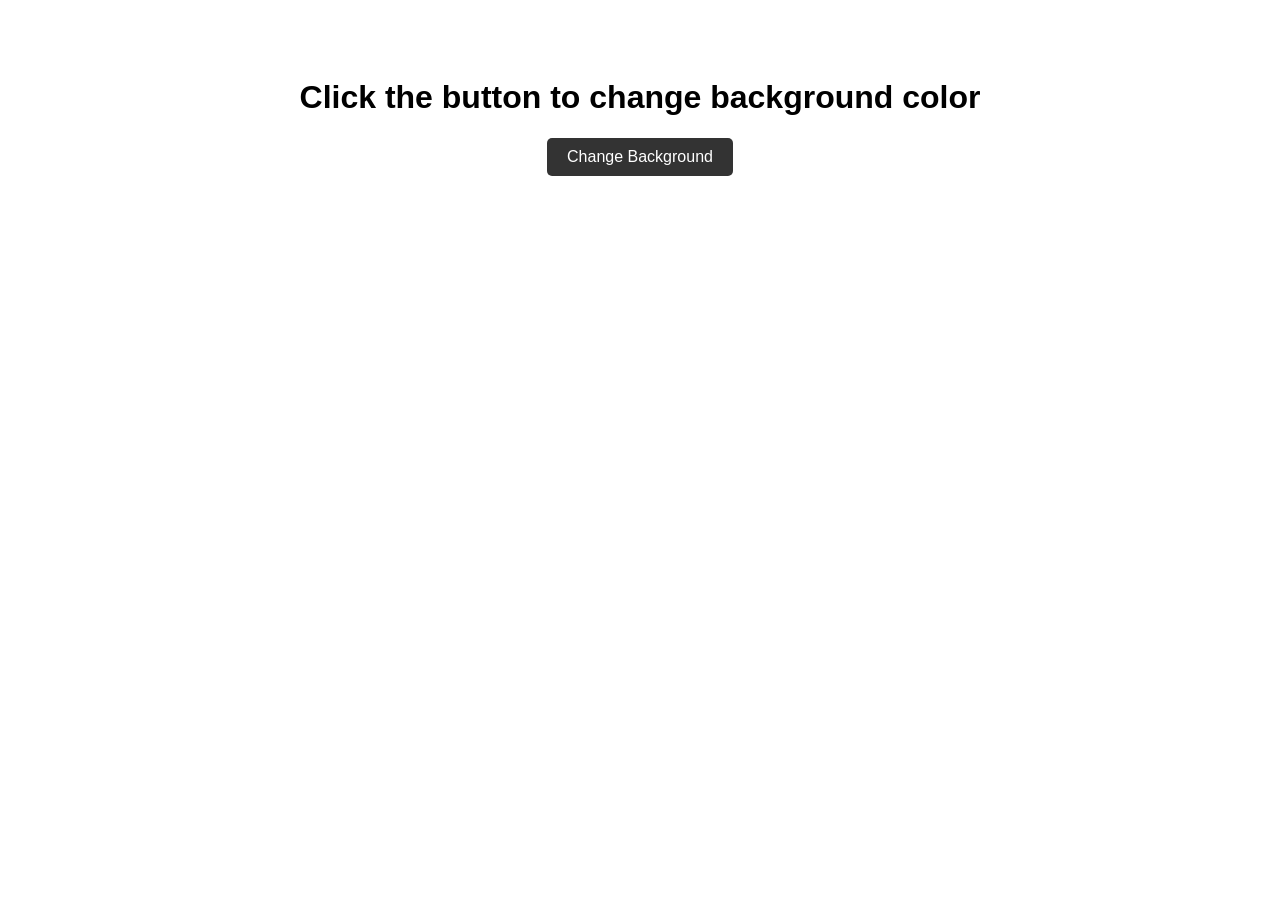
<file: Exam Practice/index5.html>
<!DOCTYPE html>
<html lang="en">
<head>
    <meta charset="UTF-8">
    <meta name="viewport" content="width=device-width, initial-scale=1.0">
    <title>Change Background Color</title>
    <style>
        body {
            font-family: Arial, sans-serif;
            text-align: center;
            padding-top: 50px;
            transition: background-color 0.5s ease;
        }
        button {
            padding: 10px 20px;
            font-size: 16px;
            cursor: pointer;
            background-color: #333;
            color: white;
            border: none;
            border-radius: 5px;
        }
        button:hover {
            background-color: #e10000;
        }
    </style>
</head>
<body>
    <h1>Click the button to change background color</h1>
    <button id="colorBtn">Change Background</button>

    <script>
        // Fixed list of colors
        const colors = ["lightblue", "palegoldenrod", "lavender"];
        let index = 0;

        document.getElementById('colorBtn').addEventListener('click', function() {
            document.body.style.backgroundColor = colors[index];
            index = (index + 1) % colors.length; // cycle through colors
        });
    </script>
</body>
</html>
</file>
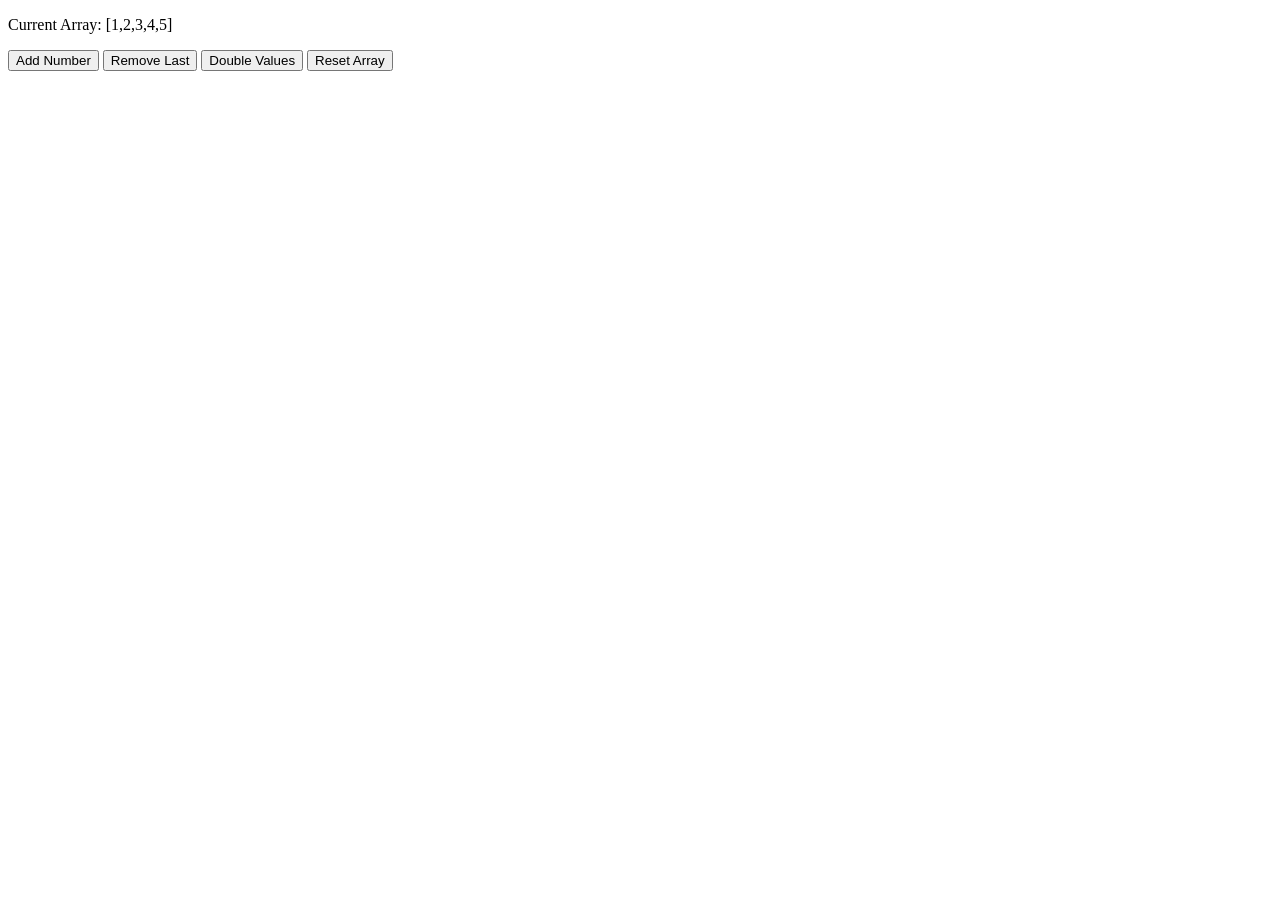
<file: Exam Practice/index6.html>
<!DOCTYPE html>
<html lang="en">
<head>
  <meta charset="UTF-8" />
  <meta name="viewport" content="width=device-width, initial-scale=1" />
  <title>Practice</title>
</head>
<body>
  <p>Current Array: <span id="arrayDisplay">[1, 2, 3, 4, 5]</span></p>

  <button id="addNumberBtn">Add Number</button>
  <button id="removeLastBtn">Remove Last</button>
  <button id="doubleValuesBtn">Double Values</button>
  <button id="resetBtn">Reset Array</button>

  <script>
    let arr = [1, 2, 3, 4, 5];
    const display = document.getElementById('arrayDisplay');

    function updateDisplay() {
      display.textContent = JSON.stringify(arr);
    }

    function addNumber() {
      let nextNumber = arr.length ? arr[arr.length - 1] + 1 : 1;
      arr.push(nextNumber);
      updateDisplay();
    }

    function removeLast() {
      if (arr.length > 0) {
        arr.pop();
        updateDisplay();
      } else {
        alert("Array is already empty!");
      }
    }

    function doubleValues() {
      arr = arr.map(num => num * 2);
      updateDisplay();
    }

    function resetArray() {
      arr = [1, 2, 3, 4, 5];
      updateDisplay();
    }

    document.getElementById('addNumberBtn').addEventListener('click', addNumber);
    document.getElementById('removeLastBtn').addEventListener('click', removeLast);
    document.getElementById('doubleValuesBtn').addEventListener('click', doubleValues);
    document.getElementById('resetBtn').addEventListener('click', resetArray);

    updateDisplay();
  </script>
</body>
</html>
</file>
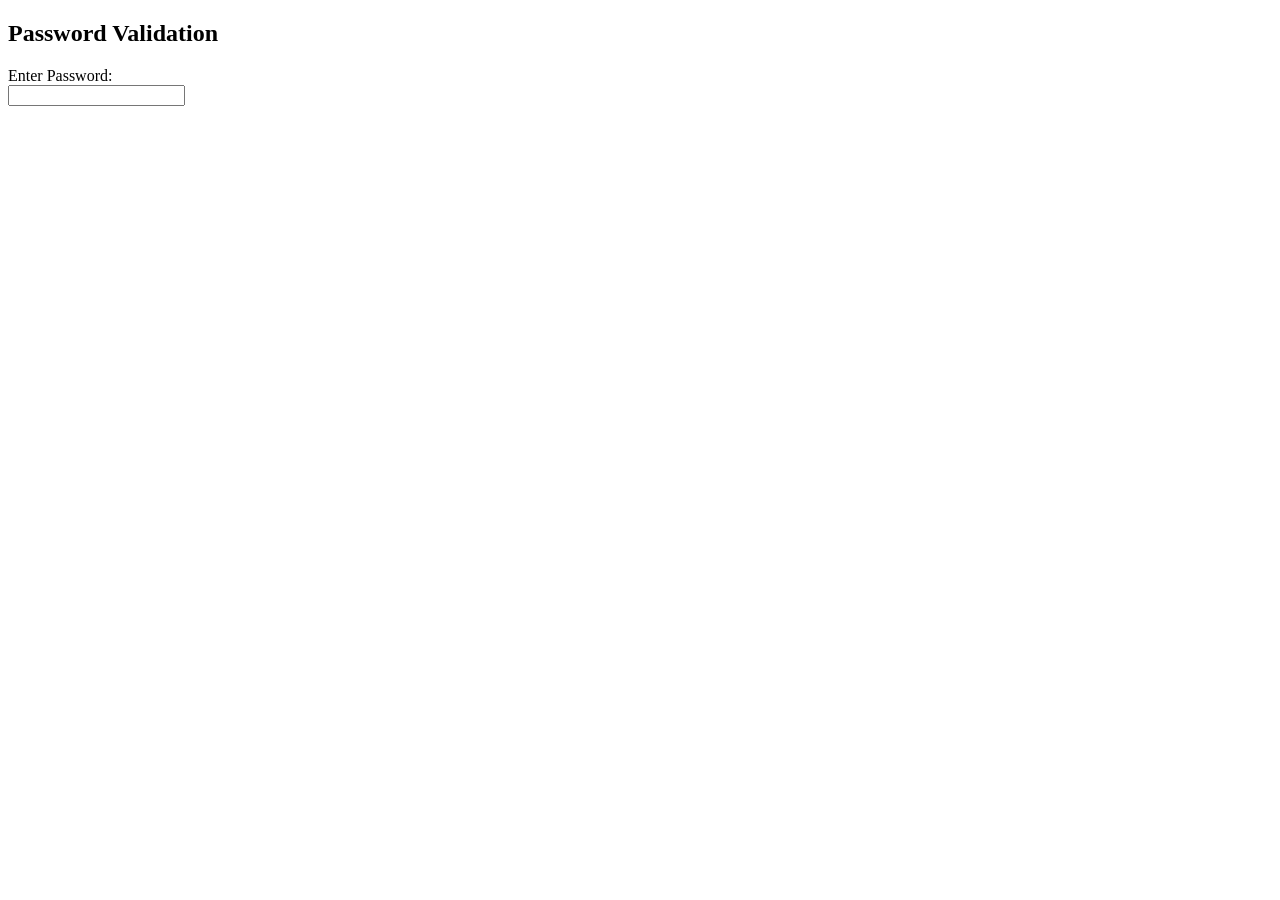
<file: Exam Practice/index7.html>
<!DOCTYPE html>
<html lang="en">
<head>
  <meta charset="UTF-8" />
  <meta name="viewport" content="width=device-width, initial-scale=1" />
  <title>Password Validation</title>
</head>
<body>
  <h2>Password Validation</h2>
  <form>
    <label for="password">Enter Password:</label><br />
    <input type="password" id="password" name="password" autocomplete="off" />
  </form>

  <script>
    const passwordInput = document.getElementById('password');

    passwordInput.addEventListener('input', () => {
      const val = passwordInput.value;

      if (val.length > 0 && val.length < 8) {
        console.log('Password must be 8 characters long');//1-7 >>Password must be 8 characters long
                                                          // 8-12 >> nothing will be printed
      }
      if (val.length > 12) {
        console.log('Will you be able to remember it?');// 13-16 >> Will you be able to remember it?
                                                        
      }
      if (val.length > 16) {
        console.log('Remember long passwords are too hard to remember');// 17+ >> Will you be able to remember it?
                                                                        //     >>Remember long passwords are too hard to remember
      }
    });
  </script>
</body>
</html>
</file>
<file: 2nd Lab/style.css>
h1{
    font-family: 'Trebuchet MS', 'Lucida Sans Unicode', 'Lucida Grande', 'Lucida Sans', Arial, sans-serif;
    color: rgb(45, 45, 100);
    text-align: center;
    background-color: rgba(193, 195, 215, 0.823);
}

section{
    text-align: center;
}
button{
    color: rgb(253, 249, 249);
    font-family:'Trebuchet MS', 'Lucida Sans Unicode', 'Lucida Grande', 'Lucida Sans', Arial, sans-serif;
    font-size: 20px;
    background-color: rgb(218, 112, 46);
    background-position: 0cm;
}
input{
    font-family: 'Segoe UI', Tahoma, Geneva, Verdana, sans-serif;
    width: 200px;
    padding: 10px;
    margin: 5px 0;
    border: 1px solid #d81111;
    border-radius: 5px;
    font-size: 15px;
}
#male{
    width: 20px;
}
#female{
    width: 20px;
}
#travel{
    width: 20px;
}
#game{
    width: 20px;
}
#ticket{
    width: 20px;
}
#garden{
    width: 20px;
}
</file>
<file: LabAssesment/style.css>
body {
  background-color: #1f1f1f;
  font-family: Arial, sans-serif;
  color: white;
  padding: 40px;
}

h1, h2 {
  color: rgb(178, 69, 1);
  font-family: 'Times New Roman', Times, serif;
  text-align: center;
}

form {
  background-color: #2e2e2e;
  padding: 30px;
  border-radius: 10px;
  max-width: 800px;
  margin: auto;
}

h4 {
  text-align: center;
  color: aliceblue;
  font-family: 'Times New Roman', Times, serif;
}

.form-group {
  display: flex;
  flex-wrap: wrap;
  gap: 20px;
}

.form-group .form-control {
  flex: 1;
  min-width: 220px;
}

label {
  display: block;
  margin-top: 15px;
}

input[type="text"],
input[type="number"],
input[type="date"],
input[type="datetime-local"],
input[type="file"],
select {
  width: 100%;
  padding: 8px;
  margin-top: 5px;
  border: none;
  border-radius: 5px;
}

input[type="radio"],
input[type="checkbox"] {
  margin-right: 5px;
}

input[type="range"] {
  width: 100%;
}

output {
  font-weight: bold;
  margin-left: 10px;
}

button {
  margin-top: 20px;
  padding: 12px 25px;
  background-color: rgb(178, 69, 1);
  color: white;
  border: none;
  border-radius: 5px;
  cursor: pointer;
  font-size: 16px;
  align-items: center;
}

button:hover {
  background-color: rgb(150, 50, 0);
}
textarea {
  width: 100%;
  padding: 10px;
  margin-top: 5px;
  border: none;
  border-radius: 5px;
  resize: vertical;
}

.btn-container {
  display: flex;
  justify-content: center;
  margin-top: 20px;
}
</file>
<file: Practice Home/style2.css>
* {
            margin: 0;
            padding: 0;
            box-sizing: border-box;
        }

        body {
            font-family: 'Arial', sans-serif;
            background: linear-gradient(135deg, #667eea 0%, #764ba2 100%);
            min-height: 100vh;
            color: #333;
        }

        .container {
            display: flex;
            max-width: 1400px;
            margin: 20px auto;
            gap: 20px;
            padding: 0 20px;
        }

        /* Registration Form Section */
        .registration-section {
            flex: 1;
            background: white;
            border-radius: 15px;
            padding: 30px;
            box-shadow: 0 10px 30px rgba(0,0,0,0.2);
            height: fit-content;
        }

        .registration-section h2 {
            color: #667eea;
            margin-bottom: 25px;
            font-size: 28px;
            text-align: center;
            position: relative;
        }

        .registration-section h2::after {
            content: '';
            position: absolute;
            bottom: -10px;
            left: 50%;
            transform: translateX(-50%);
            width: 60px;
            height: 3px;
            background: linear-gradient(90deg, #667eea, #764ba2);
            border-radius: 2px;
        }

        .form-row {
            display: flex;
            gap: 15px;
            margin-bottom: 20px;
        }

        .form-group {
            flex: 1;
            display: flex;
            flex-direction: column;
        }

        .form-group.full-width {
            width: 100%;
        }

        label {
            font-weight: bold;
            margin-bottom: 5px;
            color: #555;
        }

        .required::after {
            content: ' *';
            color: #e74c3c;
        }

        input, select, textarea {
            padding: 12px;
            border: 2px solid #ddd;
            border-radius: 8px;
            font-size: 14px;
            transition: all 0.3s ease;
        }

        input:focus, select:focus, textarea:focus {
            outline: none;
            border-color: #667eea;
            box-shadow: 0 0 10px rgba(102, 126, 234, 0.3);
            transform: translateY(-2px);
        }

        input:valid {
            border-color: #27ae60;
        }

        textarea {
            resize: vertical;
            height: 80px;
        }

        /* File Upload */
        .file-upload {
            position: relative;
            display: block;
            width: 100%;
        }

        .file-upload input[type="file"] {
            position: absolute;
            left: -9999px;
        }

        .file-upload-label {
            display: block;
            padding: 15px;
            background: #f8f9fa;
            border: 2px dashed #ddd;
            border-radius: 8px;
            text-align: center;
            cursor: pointer;
            transition: all 0.3s ease;
        }

        .file-upload-label:hover {
            background: #e9ecef;
            border-color: #667eea;
        }

        /* Checkbox and Radio Groups */
        .checkbox-group, .radio-group {
            display: flex;
            flex-wrap: wrap;
            gap: 15px;
            margin-top: 8px;
        }

        .checkbox-item, .radio-item {
            display: flex;
            align-items: center;
            gap: 5px;
        }

        /* Range Slider */
        .range-container {
            margin-top: 8px;
        }

        input[type="range"] {
            width: 100%;
            height: 6px;
            background: #ddd;
            border-radius: 3px;
            outline: none;
        }

        .range-value {
            text-align: center;
            margin-top: 5px;
            font-weight: bold;
            color: #667eea;
        }

        .submit-btn {
            width: 100%;
            padding: 15px;
            background: linear-gradient(135deg, #667eea, #764ba2);
            color: white;
            border: none;
            border-radius: 8px;
            font-size: 16px;
            font-weight: bold;
            cursor: pointer;
            margin-top: 20px;
            transition: all 0.3s ease;
        }

        .submit-btn:hover {
            transform: translateY(-2px);
            box-shadow: 0 5px 15px rgba(102, 126, 234, 0.4);
        }

        /* Resume Section */
        .resume-section {
            flex: 1;
            background: white;
            border-radius: 15px;
            padding: 30px;
            box-shadow: 0 10px 30px rgba(0,0,0,0.2);
            height: fit-content;
        }

        .profile-header {
            text-align: center;
            margin-bottom: 30px;
            position: relative;
        }

        .profile-image {
            width: 150px;
            height: 150px;
            border-radius: 50%;
            border: 5px solid #667eea;
            margin: 0 auto 15px;
            background: linear-gradient(135deg, #f8f9fa, #e9ecef);
            display: flex;
            align-items: center;
            justify-content: center;
            font-size: 60px;
            color: #667eea;
            position: relative;
            overflow: hidden;
            background-image: url('https://images.unsplash.com/photo-1507003211169-0a1dd7228f2d?w=150&h=150&fit=crop&crop=face');
            background-size: cover;
            background-position: center;
        }

        .profile-image::before {
            content: '';
        }

        .profile-name {
            font-size: 28px;
            color: #333;
            margin-bottom: 5px;
        }

        .profile-title {
            color: #667eea;
            font-size: 16px;
            font-weight: bold;
        }

        .resume-section h3 {
            color: #667eea;
            border-bottom: 2px solid #667eea;
            padding-bottom: 5px;
            margin: 25px 0 15px;
            font-size: 20px;
        }

        .contact-info {
            display: grid;
            grid-template-columns: repeat(2, 1fr);
            gap: 10px;
            margin-bottom: 20px;
        }

        .contact-item {
            display: flex;
            align-items: center;
            gap: 8px;
            padding: 8px;
            background: #f8f9fa;
            border-radius: 6px;
        }

        .skills-grid {
            display: grid;
            grid-template-columns: repeat(3, 1fr);
            gap: 10px;
        }

        .skill-item {
            background: linear-gradient(135deg, #667eea, #764ba2);
            color: white;
            padding: 8px 12px;
            border-radius: 20px;
            text-align: center;
            font-size: 12px;
            font-weight: bold;
        }

        .experience-item, .education-item {
            margin-bottom: 15px;
            padding: 15px;
            background: #f8f9fa;
            border-radius: 8px;
            border-left: 4px solid #667eea;
        }

        .experience-title, .education-title {
            font-weight: bold;
            color: #333;
        }

        .experience-company, .education-school {
            color: #667eea;
            font-size: 14px;
        }

        .experience-date, .education-date {
            color: #666;
            font-size: 12px;
            margin-top: 5px;
        }

        .progress-bar {
            background: #e9ecef;
            border-radius: 10px;
            height: 8px;
            margin: 10px 0;
            overflow: hidden;
        }

        .progress-fill {
            height: 100%;
            background: linear-gradient(90deg, #667eea, #764ba2);
            border-radius: 10px;
            width: 75%;
            animation: fillProgress 2s ease-in-out;
        }

        /* Table Styles */
        .grades-table {
            width: 100%;
            border-collapse: collapse;
            margin: 15px 0;
            background: white;
            border-radius: 8px;
            overflow: hidden;
            box-shadow: 0 2px 10px rgba(0,0,0,0.1);
        }

        .grades-table th {
            background: linear-gradient(135deg, #667eea, #764ba2);
            color: white;
            padding: 12px 8px;
            text-align: left;
            font-weight: bold;
            font-size: 14px;
        }

        .grades-table td {
            padding: 10px 8px;
            border-bottom: 1px solid #e9ecef;
            font-size: 13px;
        }

        .grades-table tr:nth-child(even) {
            background: #f8f9fa;
        }

        .grades-table tr:hover {
            background: #e3f2fd;
        }

        .grade-a { color: #27ae60; font-weight: bold; }
        .grade-b { color: #f39c12; font-weight: bold; }
        @keyframes fillProgress {
            from { width: 0%; }
            to { width: 75%; }
        }

        /* Responsive Design */
        @media (max-width: 1024px) {
            .container {
                flex-direction: column;
            }
            
            .form-row {
                flex-direction: column;
            }
            
            .contact-info {
                grid-template-columns: 1fr;
            }
            
            .skills-grid {
                grid-template-columns: repeat(2, 1fr);
            }
        }

        @media (max-width: 600px) {
            .skills-grid {
                grid-template-columns: 1fr;
            }
        }

        /* Animation for sections */
        .registration-section, .resume-section {
            animation: slideUp 0.8s ease-out;
        }

        @keyframes slideUp {
            from {
                opacity: 0;
                transform: translateY(30px);
            }
            to {
                opacity: 1;
                transform: translateY(0);
            }
        }
</file>
<file: 2nd Lab/s.css>
p{
    color: red; 
    font-size: 20px;
    font-weight: bold;
    text-align: center;
    background-color: yellow;
    padding: 10px;
    border: 25px solid black;
    /* border-radius: 25px; */
    /* box-shadow: 10px 10px 5px grey; */
    margin: 0px;
    text-transform: uppercase;
    letter-spacing: 6px;
    line-height: 1.5; 
    font-family: Arial, sans-serif;
    position: sticky;
    outline: 2px solid rgb(255, 0, 0);
    outline-style: dotted;

}

div{
    position: relative;
    top: 20px;
    left: 20px;
    width: 200px;
    height: 100px;
    background-color: rgb(12, 180, 236);
    border: 8px solid rgb(237, 7, 64);
    padding: 10px;
    border: 5px solid black;
    z-index: 10;
    
}

div.dive{
    position: absolute;
    top: 500px;
    left: 50px;     
    width: 200px;
    height: 100px;
    background-color: rgb(12, 180, 236);
    border: 8px solid rgb(237, 7, 64);
    padding: 10px;
     }
</file>
